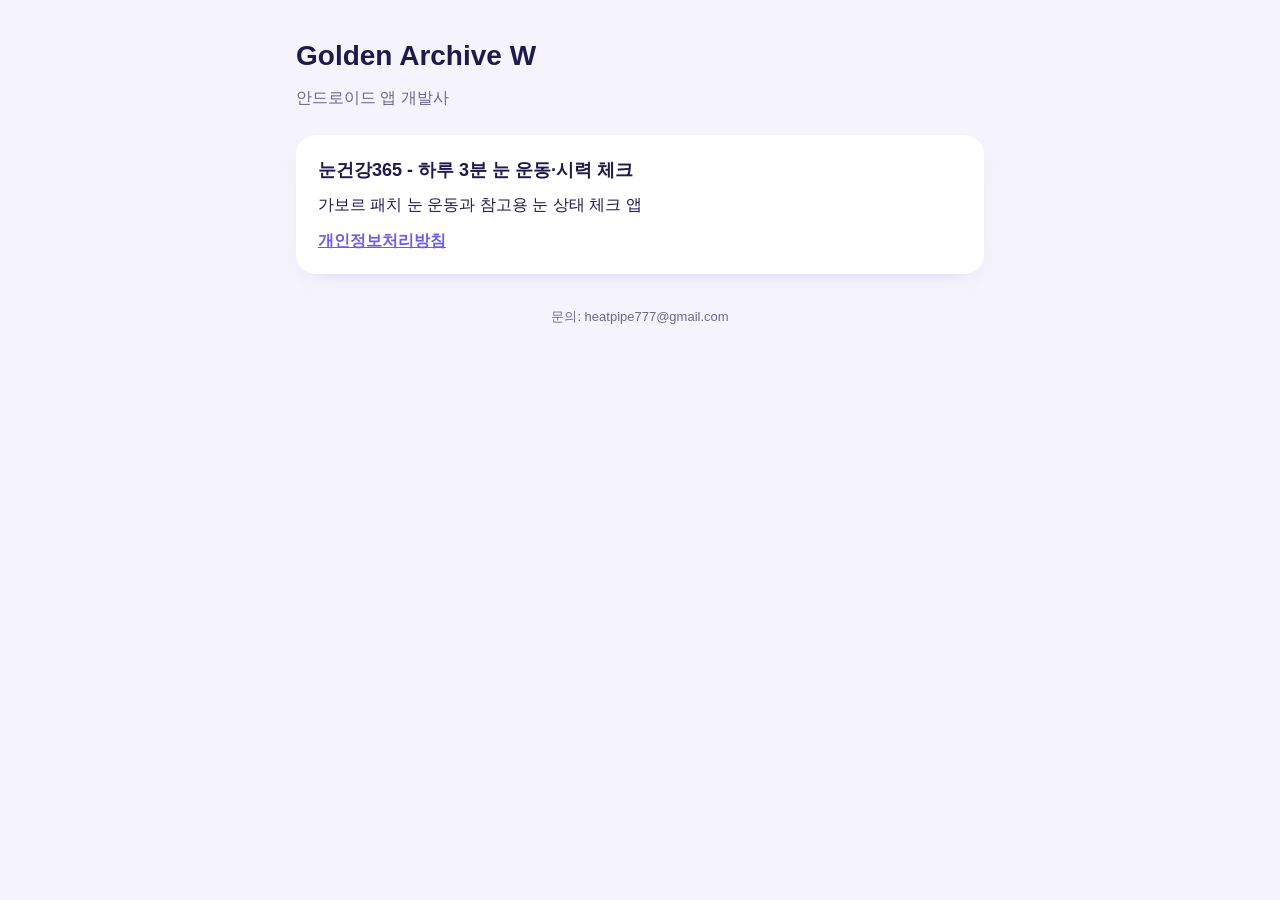
<file: index.html>
<!doctype html>
<html lang="ko">
<head>
<meta charset="utf-8" />
<meta name="viewport" content="width=device-width, initial-scale=1" />
<title>Golden Archive W</title>
<link rel="stylesheet" href="/style.css" />
</head>
<body>
<main>
  <h1>Golden Archive W</h1>
  <p class="sub">안드로이드 앱 개발사</p>
  <div class="card">
    <h2>눈건강365 - 하루 3분 눈 운동·시력 체크</h2>
    <p>가보르 패치 눈 운동과 참고용 눈 상태 체크 앱</p>
    <p style="margin-top:8px"><a href="/eyehealth365/privacy.html">개인정보처리방침</a></p>
  </div>
  <footer>문의: heatpipe777@gmail.com</footer>
</main>
</body>
</html>
</file>
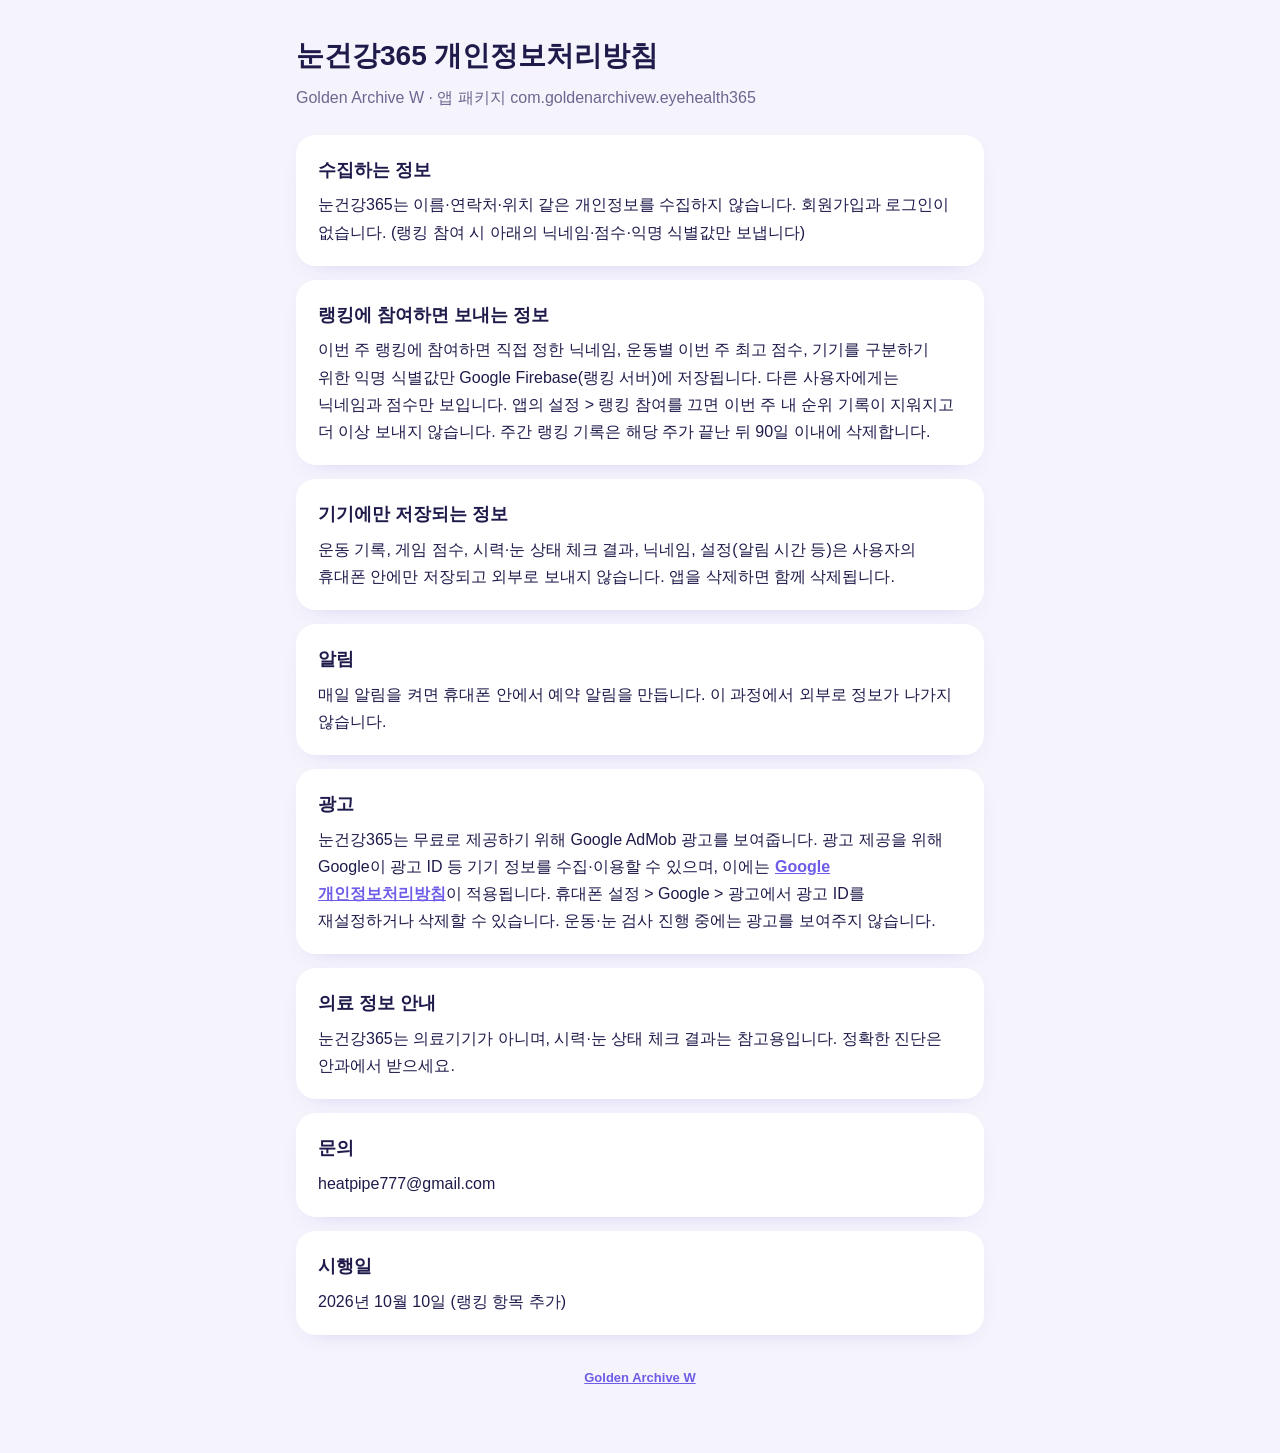
<file: eyehealth365/privacy.html>
<!doctype html>
<html lang="ko">
<head>
<meta charset="utf-8" />
<meta name="viewport" content="width=device-width, initial-scale=1" />
<title>눈건강365 개인정보처리방침</title>
<link rel="stylesheet" href="/style.css" />
</head>
<body>
<main>
  <h1>눈건강365 개인정보처리방침</h1>
  <p class="sub">Golden Archive W · 앱 패키지 com.goldenarchivew.eyehealth365</p>
  <div class="card"><h2>수집하는 정보</h2><p>눈건강365는 이름·연락처·위치 같은 개인정보를 수집하지 않습니다. 회원가입과 로그인이 없습니다. (랭킹 참여 시 아래의 닉네임·점수·익명 식별값만 보냅니다)</p></div>
  <div class="card"><h2>랭킹에 참여하면 보내는 정보</h2><p>이번 주 랭킹에 참여하면 직접 정한 닉네임, 운동별 이번 주 최고 점수, 기기를 구분하기 위한 익명 식별값만 Google Firebase(랭킹 서버)에 저장됩니다. 다른 사용자에게는 닉네임과 점수만 보입니다. 앱의 설정 &gt; 랭킹 참여를 끄면 이번 주 내 순위 기록이 지워지고 더 이상 보내지 않습니다. 주간 랭킹 기록은 해당 주가 끝난 뒤 90일 이내에 삭제합니다.</p></div>
  <div class="card"><h2>기기에만 저장되는 정보</h2><p>운동 기록, 게임 점수, 시력·눈 상태 체크 결과, 닉네임, 설정(알림 시간 등)은 사용자의 휴대폰 안에만 저장되고 외부로 보내지 않습니다. 앱을 삭제하면 함께 삭제됩니다.</p></div>
  <div class="card"><h2>알림</h2><p>매일 알림을 켜면 휴대폰 안에서 예약 알림을 만듭니다. 이 과정에서 외부로 정보가 나가지 않습니다.</p></div>
  <div class="card"><h2>광고</h2><p>눈건강365는 무료로 제공하기 위해 Google AdMob 광고를 보여줍니다. 광고 제공을 위해 Google이 광고 ID 등 기기 정보를 수집·이용할 수 있으며, 이에는 <a href="https://policies.google.com/privacy" rel="noopener">Google 개인정보처리방침</a>이 적용됩니다. 휴대폰 설정 &gt; Google &gt; 광고에서 광고 ID를 재설정하거나 삭제할 수 있습니다. 운동·눈 검사 진행 중에는 광고를 보여주지 않습니다.</p></div>
  <div class="card"><h2>의료 정보 안내</h2><p>눈건강365는 의료기기가 아니며, 시력·눈 상태 체크 결과는 참고용입니다. 정확한 진단은 안과에서 받으세요.</p></div>
  <div class="card"><h2>문의</h2><p>heatpipe777@gmail.com</p></div>
  <div class="card"><h2>시행일</h2><p>2026년 10월 10일 (랭킹 항목 추가)</p></div>
  <footer><a href="/">Golden Archive W</a></footer>
</main>
</body>
</html>
</file>
<file: style.css>
:root{--bg:#F5F4FC;--card:#fff;--fg:#1E1B4B;--mute:#6B6790;--accent:#6C5CE7}
@media (prefers-color-scheme:dark){:root{--bg:#0F0E20;--card:#1D1B38;--fg:#F1EFFF;--mute:#B9B5D8;--accent:#B9AEFF}}
*{box-sizing:border-box}
body{margin:0;background:var(--bg);color:var(--fg);font-family:Pretendard,-apple-system,"Malgun Gothic",sans-serif;line-height:1.7;word-break:keep-all}
main{max-width:720px;margin:0 auto;padding:32px 16px 64px}
h1{font-size:28px;margin:0 0 4px}
.sub{color:var(--mute);margin:0 0 24px}
.card{background:var(--card);border-radius:20px;padding:20px 22px;margin:14px 0;box-shadow:0 8px 24px -16px rgba(80,60,200,.35)}
h2{font-size:18px;margin:0 0 6px}
p{margin:0}
a{color:var(--accent);font-weight:700}
footer{color:var(--mute);font-size:13px;margin-top:32px;text-align:center}
</file>
